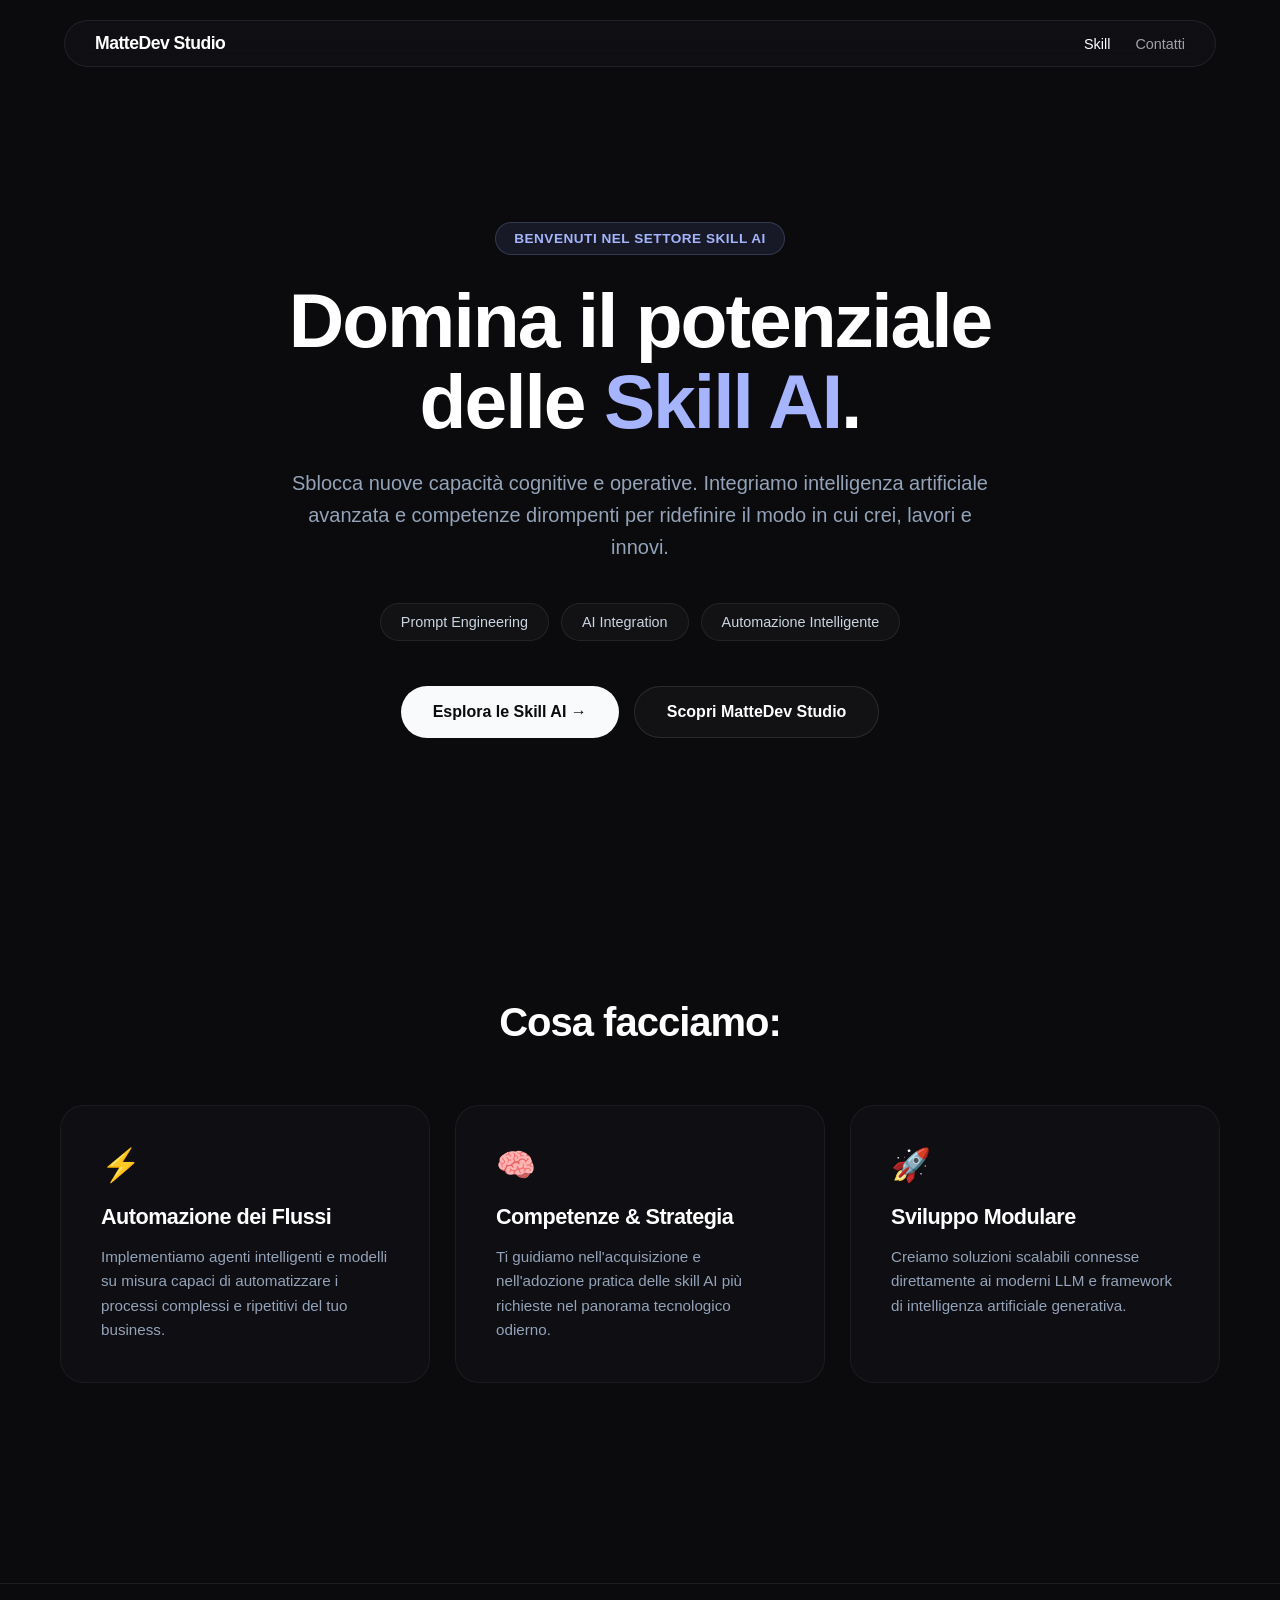
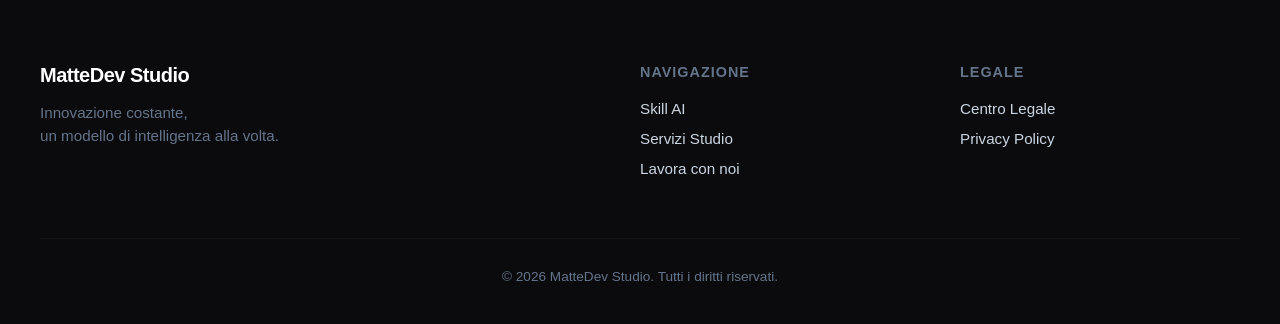
<file: index.html>
<!DOCTYPE html>
<html lang="it">
<head>
    <meta charset="UTF-8">
    <title>Reindirizzamento in corso...</title>
    <!-- Il meta tag seguente reindirizza la pagina all'istante -->
    <meta http-equiv="refresh" content="0;url=/website/index.html">
</head>
<body>
    <p>Se non vieni reindirizzato automaticamente, <a href="/website/index.html">clicca qui</a>.</p>
</body>
</html>
</file>
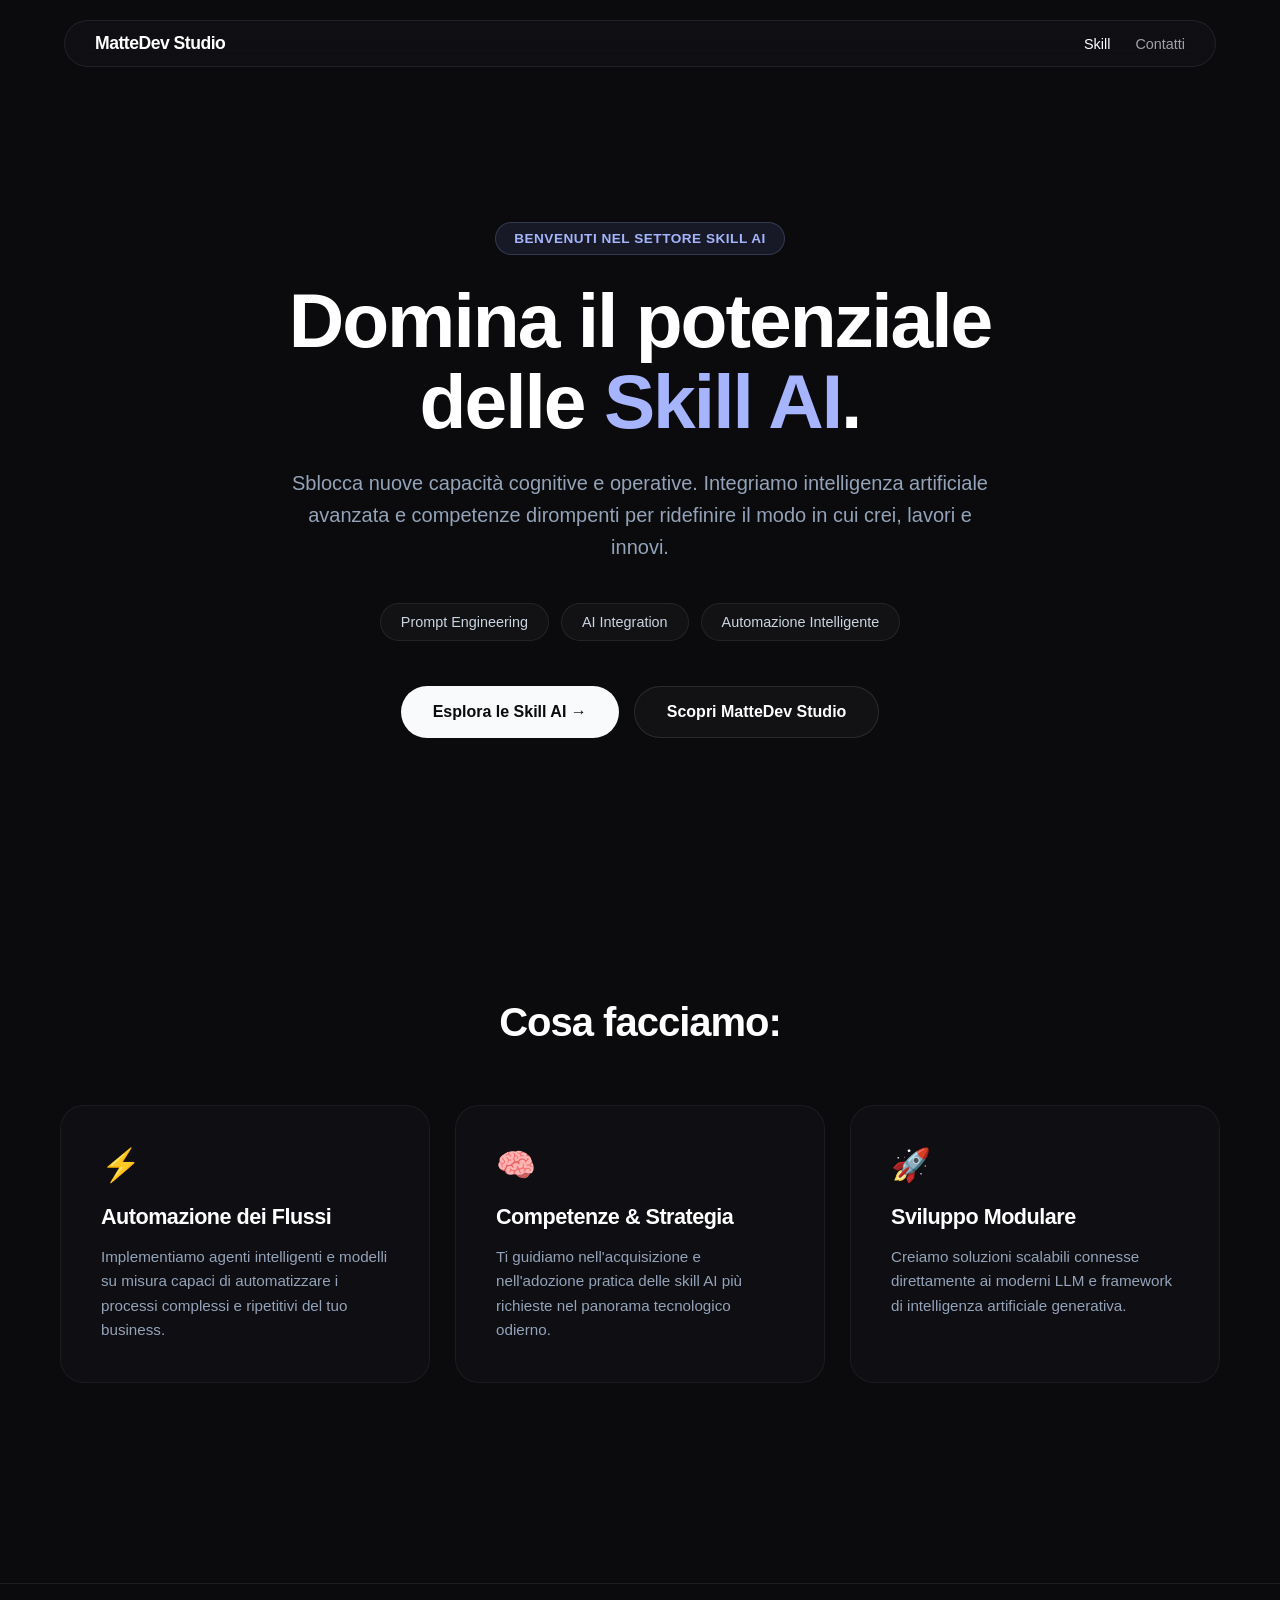
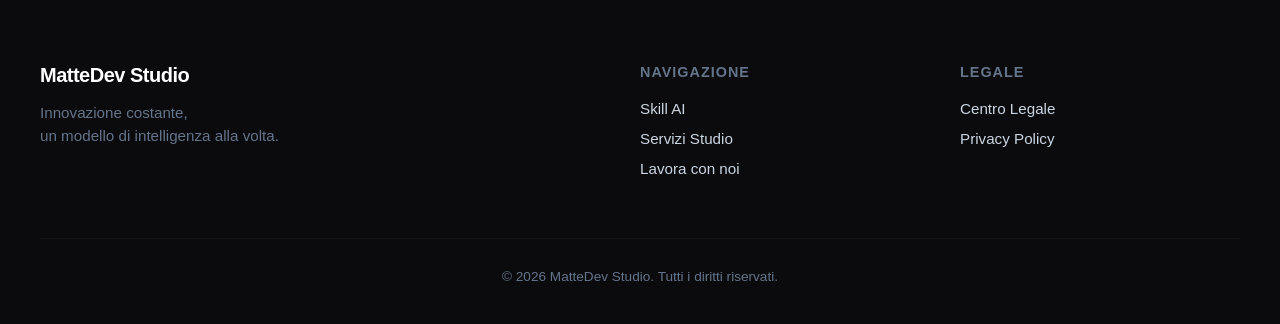
<file: website/index.html>
<!DOCTYPE html>
<html lang="it">
<head>
    <meta charset="UTF-8">
    <meta name="viewport" content="width=device-width, initial-scale=1.0">
    <title>MatteDev Studio — Skill AI & Futuro Digitale</title>
    <link href="/assets/fonts/fonts.css" rel="stylesheet"> <!--Fonts-->
    <link href="style.css" rel="stylesheet">
</head>
<body>

    <!-- Navigazione -->
    <nav>
        <div class="logo">MatteDev Studio</div>
        <ul class="nav-links">
            <li><a href="#" class="active">Skill</a></li>
            <li><a href="#">Contatti</a></li>
        </ul>
    </nav>

    <!-- Hero Section -->
    <header>
        <div class="badge">Benvenuti nel settore Skill AI</div>
        <h1>Domina il potenziale delle <span>Skill AI</span>.</h1>
        <p class="hero-desc">Sblocca nuove capacità cognitive e operative. Integriamo intelligenza artificiale avanzata e competenze dirompenti per ridefinire il modo in cui crei, lavori e innovi.</p>
        
        <div class="tags-container">
            <div class="tag">Prompt Engineering</div>
            <div class="tag">AI Integration</div>
            <div class="tag">Automazione Intelligente</div>
        </div>

        <div class="cta-group">
            <a href="skills.html" class="btn-primary">Esplora le Skill AI &rarr;</a>
            <a href="https://mattedev.com" class="btn-secondary">Scopri MatteDev Studio</a>
        </div>
    </header>

    <!-- Sezione Approfondita -->
    <section class="features">
        <h2 class="section-title">Cosa facciamo:</h2>
        <div class="grid">
            <div class="card">
                <div class="card-icon">⚡</div>
                <h3>Automazione dei Flussi</h3>
                <p>Implementiamo agenti intelligenti e modelli su misura capaci di automatizzare i processi complessi e ripetitivi del tuo business.</p>
            </div>
            <div class="card">
                <div class="card-icon">🧠</div>
                <h3>Competenze & Strategia</h3>
                <p>Ti guidiamo nell'acquisizione e nell'adozione pratica delle skill AI più richieste nel panorama tecnologico odierno.</p>
            </div>
            <div class="card">
                <div class="card-icon">🚀</div>
                <h3>Sviluppo Modulare</h3>
                <p>Creiamo soluzioni scalabili connesse direttamente ai moderni LLM e framework di intelligenza artificiale generativa.</p>
            </div>
        </div>
    </section>

    <!-- Footer -->
    <footer>
        <div class="footer-content">
            <div>
                <div class="logo" style="font-size: 1.25rem; margin-bottom: 15px;">MatteDev Studio</div>
                <p style="color: #64748b; font-size: 0.95rem; line-height: 1.5;">Innovazione costante,<br>un modello di intelligenza alla volta.</p>
            </div>
            <div class="footer-col">
                <h4>Navigazione</h4>
                <ul>
                    <li><a href="skills.html">Skill AI</a></li>
                    <li><a href="https://mattedev.com">Servizi Studio</a></li>
                    <li><a href="https://mattedev.com/pages/staffapp.html">Lavora con noi</a></li>
                </ul>
            </div>
            <div class="footer-col">
                <h4>Legale</h4>
                <ul>
                    <li><a href="https://privacy.mattedev.com">Centro Legale</a></li>
                    <li><a href="https://privacy.mattedev.com/privacy.html">Privacy Policy</a></li>
                </ul>
            </div>
        </div>
        <div class="footer-bottom">
            &copy; 2026 MatteDev Studio. Tutti i diritti riservati.
        </div>
    </footer>

</body>
</html>
</file>
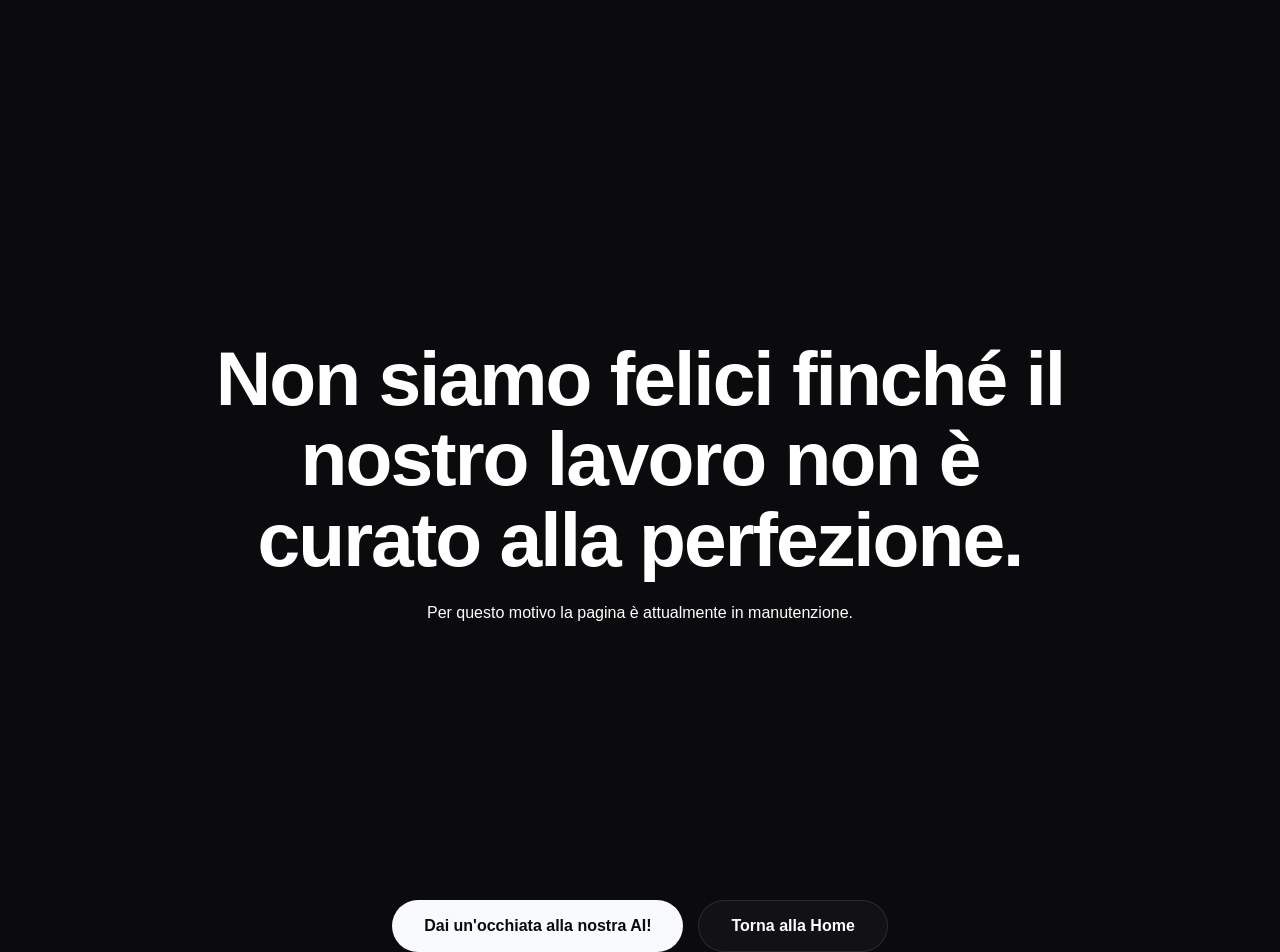
<file: website/skills.html>
<!DOCTYPE html>
<html lang="it">
<head>
    <meta charset="UTF-8">
    <meta name="viewport" content="width=device-width, initial-scale=1.0">
    <title>MatteDev Studio — Skill AI & Futuro Digitale</title>
    <link href="/assets/fonts/fonts.css" rel="stylesheet"> <!-- Fonts -->
    <link href="style.css" rel="stylesheet">
</head>
<body class="maintenance-page">

    <main class="maintenance-container">
        <header class="maintenance-header">
            <h1>Non siamo felici finché il nostro lavoro non è curato alla perfezione.</h1>
            <p>Per questo motivo la pagina è attualmente in manutenzione.</p>
        </header>


        <div class="cta-group">
            <a href="https://ai.mattedev.com/" class="btn-primary">Dai un'occhiata alla nostra AI!</a>
            <a href="index.html" class="btn-secondary">Torna alla Home</a>
        </div>
        
    </main>

</body>
</html>
</file>
<file: assets/fonts/fonts.css>
/* poppins-regular - latin */
@font-face {
  font-display: swap; /* Check https://developer.mozilla.org/en-US/docs/Web/CSS/@font-face/font-display for other options. */
  font-family: 'Poppins';
  font-style: normal;
  font-weight: 400;
  src: url('../fonts/poppins-v24-latin-regular.woff2') format('woff2'); /* Chrome 36+, Opera 23+, Firefox 39+, Safari 12+, iOS 10+ */
}
/* poppins-italic - latin */
@font-face {
  font-display: swap; /* Check https://developer.mozilla.org/en-US/docs/Web/CSS/@font-face/font-display for other options. */
  font-family: 'Poppins';
  font-style: italic;
  font-weight: 400;
  src: url('../fonts/poppins-v24-latin-italic.woff2') format('woff2'); /* Chrome 36+, Opera 23+, Firefox 39+, Safari 12+, iOS 10+ */
}
/* poppins-500 - latin */
@font-face {
  font-display: swap; /* Check https://developer.mozilla.org/en-US/docs/Web/CSS/@font-face/font-display for other options. */
  font-family: 'Poppins';
  font-style: normal;
  font-weight: 500;
  src: url('../fonts/poppins-v24-latin-500.woff2') format('woff2'); /* Chrome 36+, Opera 23+, Firefox 39+, Safari 12+, iOS 10+ */
}
/* poppins-500italic - latin */
@font-face {
  font-display: swap; /* Check https://developer.mozilla.org/en-US/docs/Web/CSS/@font-face/font-display for other options. */
  font-family: 'Poppins';
  font-style: italic;
  font-weight: 500;
  src: url('../fonts/poppins-v24-latin-500italic.woff2') format('woff2'); /* Chrome 36+, Opera 23+, Firefox 39+, Safari 12+, iOS 10+ */
}
/* poppins-600 - latin */
@font-face {
  font-display: swap; /* Check https://developer.mozilla.org/en-US/docs/Web/CSS/@font-face/font-display for other options. */
  font-family: 'Poppins';
  font-style: normal;
  font-weight: 600;
  src: url('../fonts/poppins-v24-latin-600.woff2') format('woff2'); /* Chrome 36+, Opera 23+, Firefox 39+, Safari 12+, iOS 10+ */
}
/* poppins-600italic - latin */
@font-face {
  font-display: swap; /* Check https://developer.mozilla.org/en-US/docs/Web/CSS/@font-face/font-display for other options. */
  font-family: 'Poppins';
  font-style: italic;
  font-weight: 600;
  src: url('../fonts/poppins-v24-latin-600italic.woff2') format('woff2'); /* Chrome 36+, Opera 23+, Firefox 39+, Safari 12+, iOS 10+ */
}
/* poppins-700 - latin */
@font-face {
  font-display: swap; /* Check https://developer.mozilla.org/en-US/docs/Web/CSS/@font-face/font-display for other options. */
  font-family: 'Poppins';
  font-style: normal;
  font-weight: 700;
  src: url('../fonts/poppins-v24-latin-700.woff2') format('woff2'); /* Chrome 36+, Opera 23+, Firefox 39+, Safari 12+, iOS 10+ */
}
/* poppins-700italic - latin */
@font-face {
  font-display: swap; /* Check https://developer.mozilla.org/en-US/docs/Web/CSS/@font-face/font-display for other options. */
  font-family: 'Poppins';
  font-style: italic;
  font-weight: 700;
  src: url('../fonts/poppins-v24-latin-700italic.woff2') format('woff2'); /* Chrome 36+, Opera 23+, Firefox 39+, Safari 12+, iOS 10+ */
}
/* poppins-800 - latin */
@font-face {
  font-display: swap; /* Check https://developer.mozilla.org/en-US/docs/Web/CSS/@font-face/font-display for other options. */
  font-family: 'Poppins';
  font-style: normal;
  font-weight: 800;
  src: url('../fonts/poppins-v24-latin-800.woff2') format('woff2'); /* Chrome 36+, Opera 23+, Firefox 39+, Safari 12+, iOS 10+ */
}
/* poppins-800italic - latin */
@font-face {
  font-display: swap; /* Check https://developer.mozilla.org/en-US/docs/Web/CSS/@font-face/font-display for other options. */
  font-family: 'Poppins';
  font-style: italic;
  font-weight: 800;
  src: url('../fonts/poppins-v24-latin-800italic.woff2') format('woff2'); /* Chrome 36+, Opera 23+, Firefox 39+, Safari 12+, iOS 10+ */
}
/* poppins-900 - latin */
@font-face {
  font-display: swap; /* Check https://developer.mozilla.org/en-US/docs/Web/CSS/@font-face/font-display for other options. */
  font-family: 'Poppins';
  font-style: normal;
  font-weight: 900;
  src: url('../fonts/poppins-v24-latin-900.woff2') format('woff2'); /* Chrome 36+, Opera 23+, Firefox 39+, Safari 12+, iOS 10+ */
}
/* poppins-900italic - latin */
@font-face {
  font-display: swap; /* Check https://developer.mozilla.org/en-US/docs/Web/CSS/@font-face/font-display for other options. */
  font-family: 'Poppins';
  font-style: italic;
  font-weight: 900;
  src: url('../fonts/poppins-v24-latin-900italic.woff2') format('woff2'); /* Chrome 36+, Opera 23+, Firefox 39+, Safari 12+, iOS 10+ */
}
</file>
<file: website/style.css>
* {
            margin: 0;
            padding: 0;
            box-sizing: border-box;
        }

        body {
            background-color: #0b0b0e;
            color: #ffffff;
            font-family: 'Plus Jakarta Sans', sans-serif;
            overflow-x: hidden;
        }

        /* Navbar */
        nav {
            position: fixed;
            top: 20px;
            left: 50%;
            transform: translateX(-50%);
            width: 90%;
            max-width: 1200px;
            background: rgba(18, 18, 24, 0.7);
            backdrop-filter: blur(12px);
            border: 1px solid rgba(255, 255, 255, 0.08);
            border-radius: 100px;
            padding: 12px 30px;
            display: flex;
            justify-content: space-between;
            align-items: center;
            z-index: 1000;
        }

        .logo {
            font-weight: 800;
            font-size: 1.1rem;
            letter-spacing: -0.5px;
        }

        .nav-links {
            display: flex;
            gap: 25px;
            list-style: none;
        }

        .nav-links a {
            color: #a1a1aa;
            text-decoration: none;
            font-size: 0.9rem;
            font-weight: 500;
            transition: color 0.2s;
        }

        .nav-links a:hover, .nav-links a.active {
            color: #ffffff;
        }

        /* Hero Section */
        header {
            min-height: 100vh;
            display: flex;
            flex-direction: column;
            justify-content: center;
            align-items: center;
            text-align: center;
            padding: 140px 20px 80px;
            max-width: 900px;
            margin: 0 auto;
        }

        .badge {
            background: rgba(139, 166, 255, 0.1);
            color: #a5b4fc;
            border: 1px solid rgba(165, 180, 252, 0.2);
            padding: 8px 18px;
            border-radius: 100px;
            font-size: 0.85rem;
            font-weight: 600;
            margin-bottom: 25px;
            text-transform: uppercase;
            letter-spacing: 0.5px;
        }

        h1 {
            font-size: clamp(2.5rem, 6vw, 5rem);
            font-weight: 800;
            line-height: 1.05;
            letter-spacing: -2px;
            margin-bottom: 25px;
        }

        h1 span {
            color: #a5b4fc;
        }

        p.hero-desc {
            font-size: clamp(1rem, 2vw, 1.25rem);
            color: #94a3b8;
            max-width: 700px;
            margin-bottom: 40px;
            line-height: 1.6;
        }

        .tags-container {
            display: flex;
            gap: 12px;
            flex-wrap: wrap;
            justify-content: center;
            margin-bottom: 45px;
        }

        .tag {
            background: rgba(255, 255, 255, 0.03);
            border: 1px solid rgba(255, 255, 255, 0.08);
            padding: 10px 20px;
            border-radius: 100px;
            font-size: 0.9rem;
            color: #cbd5e1;
            font-weight: 500;
        }

        .cta-group {
            display: flex;
            gap: 15px;
            flex-wrap: wrap;
            justify-content: center;
        }

        .btn-primary {
            background: #f8fafc;
            color: #0b0b0e;
            padding: 16px 32px;
            border-radius: 100px;
            font-weight: 700;
            text-decoration: none;
            display: flex;
            align-items: center;
            gap: 10px;
            transition: transform 0.2s, background 0.2s;
        }

        .btn-primary:hover {
            background: #ffffff;
            transform: translateY(-2px);
        }

        .btn-secondary {
            background: rgba(255, 255, 255, 0.03);
            border: 1px solid rgba(255, 255, 255, 0.1);
            color: #ffffff;
            padding: 16px 32px;
            border-radius: 100px;
            font-weight: 700;
            text-decoration: none;
            transition: background 0.2s, transform 0.2s;
        }

        .btn-secondary:hover {
            background: rgba(255, 255, 255, 0.08);
            transform: translateY(-2px);
        }

        /* Features / Skills Section */
        section.features {
            padding: 100px 20px;
            max-width: 1200px;
            margin: 0 auto;
        }

        .section-title {
            text-align: center;
            font-size: 2.5rem;
            font-weight: 800;
            letter-spacing: -1px;
            margin-bottom: 60px;
        }

        .grid {
            display: grid;
            grid-template-columns: repeat(auto-fit, minmax(320px, 1fr));
            gap: 25px;
        }

        .card {
            background: rgba(18, 18, 24, 0.5);
            border: 1px solid rgba(255, 255, 255, 0.06);
            border-radius: 24px;
            padding: 40px;
            transition: border-color 0.3s, transform 0.3s;
        }

        .card:hover {
            border-color: rgba(165, 180, 252, 0.3);
            transform: translateY(-5px);
        }

        .card-icon {
            font-size: 2rem;
            margin-bottom: 20px;
        }

        .card h3 {
            font-size: 1.35rem;
            font-weight: 700;
            margin-bottom: 15px;
            letter-spacing: -0.5px;
        }

        .card p {
            color: #94a3b8;
            font-size: 0.95rem;
            line-height: 1.6;
        }

        /* Footer */
        footer {
            border-top: 1px solid rgba(255, 255, 255, 0.08);
            padding: 80px 20px 40px;
            margin-top: 100px;
        }

        .footer-content {
            max-width: 1200px;
            margin: 0 auto;
            display: grid;
            grid-template-columns: 2fr 1fr 1fr;
            gap: 40px;
            margin-bottom: 60px;
        }

        @media(max-width: 768px) {
            .footer-content {
                grid-template-columns: 1fr;
            }
            .nav-links {
                display: none;
            }
        }

        .footer-col h4 {
            font-size: 0.9rem;
            text-transform: uppercase;
            letter-spacing: 1px;
            color: #64748b;
            margin-bottom: 20px;
        }

        .footer-col ul {
            list-style: none;
            display: flex;
            flex-direction: column;
            gap: 12px;
        }

        .footer-col ul a {
            color: #cbd5e1;
            text-decoration: none;
            font-size: 0.95rem;
            transition: color 0.2s;
        }

        .footer-col ul a:hover {
            color: #ffffff;
        }

        .footer-bottom {
            max-width: 1200px;
            margin: 0 auto;
            padding-top: 30px;
            border-top: 1px solid rgba(255, 255, 255, 0.04);
            text-align: center;
            color: #64748b;
            font-size: 0.85rem;
        }
</file>
